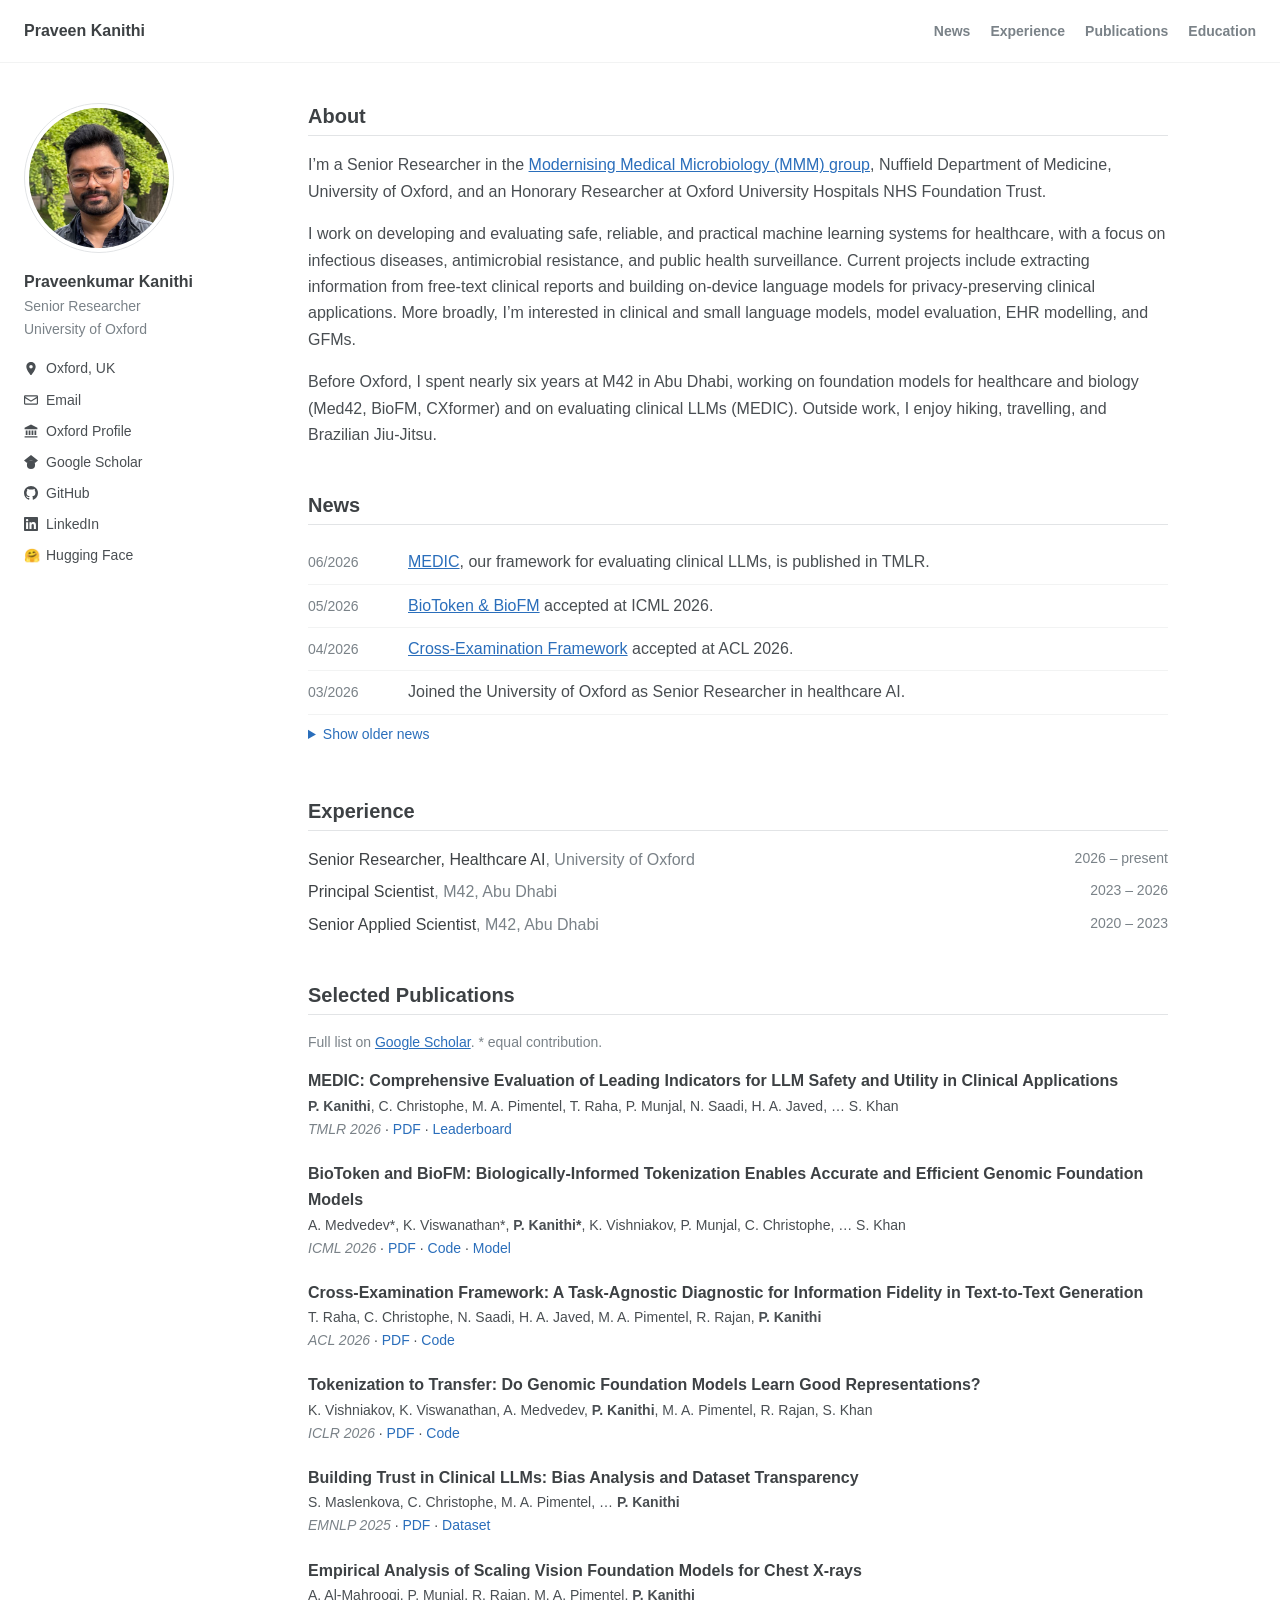
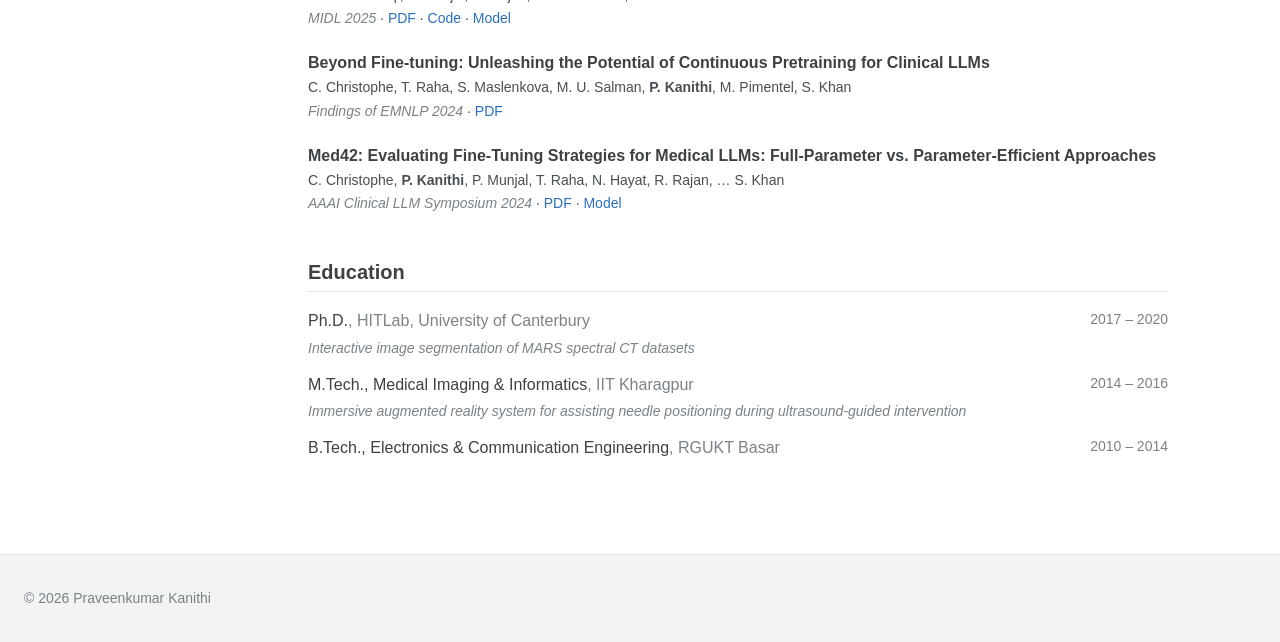
<file: index.html>
<!DOCTYPE html>
<html lang="en">

<head>
    <meta charset="UTF-8">
    <meta name="viewport" content="width=device-width, initial-scale=1.0">
    <title>Praveen Kanithi (Praveenkumar Kanithi) | Senior Researcher, University of Oxford</title>
    <meta name="description"
        content="Praveen Kanithi (Praveenkumar Kanithi) is a Senior Researcher in the Modernising Medical Microbiology group, University of Oxford, working on clinical language models, LLM evaluation, infectious diseases, antimicrobial resistance, EHR modelling and genomic foundation models.">
    <meta name="author" content="Praveenkumar Kanithi">
    <link rel="canonical" href="https://praveenkanithi.github.io/">

    <meta property="og:type" content="profile">
    <meta property="og:url" content="https://praveenkanithi.github.io/">
    <meta property="og:site_name" content="Praveen Kanithi">
    <meta property="og:title" content="Praveen Kanithi | Senior Researcher, University of Oxford">
    <meta property="og:description"
        content="Machine learning for healthcare: clinical language models, LLM evaluation, infectious diseases, AMR, EHR modelling and genomic foundation models.">
    <meta property="og:image" content="https://praveenkanithi.github.io/figures/praveen.jpeg">
    <meta property="og:image:alt" content="Photo of Praveen Kanithi">
    <meta property="profile:first_name" content="Praveenkumar">
    <meta property="profile:last_name" content="Kanithi">
    <meta name="twitter:card" content="summary">

    <!-- Structured data: tells search engines who this page is about, incl. name variants -->
    <script type="application/ld+json">
    {
        "@context": "https://schema.org",
        "@type": "Person",
        "name": "Praveen Kanithi",
        "alternateName": ["Praveenkumar Kanithi", "Praveen Kumar Kanithi", "P. K. Kanithi", "Kanithi Praveenkumar"],
        "givenName": "Praveenkumar",
        "familyName": "Kanithi",
        "url": "https://praveenkanithi.github.io/",
        "image": "https://praveenkanithi.github.io/figures/praveen.jpeg",
        "email": "mailto:praveen.kanithi@ndm.ox.ac.uk",
        "jobTitle": "Senior Researcher",
        "worksFor": [
            {"@type": "Organization", "name": "Modernising Medical Microbiology, Nuffield Department of Medicine, University of Oxford"},
            {"@type": "Organization", "name": "Oxford University Hospitals NHS Foundation Trust"}
        ],
        "alumniOf": [
            {"@type": "CollegeOrUniversity", "name": "University of Canterbury"},
            {"@type": "CollegeOrUniversity", "name": "Indian Institute of Technology Kharagpur"},
            {"@type": "CollegeOrUniversity", "name": "Rajiv Gandhi University of Knowledge Technologies, Basar"}
        ],
        "knowsAbout": ["Clinical language models", "LLM evaluation", "Small language models", "Infectious diseases",
            "Antimicrobial resistance", "EHR modelling", "Genomic foundation models", "Machine learning for healthcare"],
        "sameAs": [
            "https://www.expmedndm.ox.ac.uk/team/praveen-kanithi",
            "https://scholar.google.com/citations?user=UFf9NzMAAAAJ",
            "https://github.com/praveenkanithi",
            "https://linkedin.com/in/praveen74",
            "https://huggingface.co/pkanithi"
        ]
    }
    </script>
    <link rel="icon" type="image/svg+xml"
        href="data:image/svg+xml,<svg xmlns='http://www.w3.org/2000/svg' viewBox='0 0 100 100'><rect width='100' height='100' rx='16' fill='%231a3a5c'/><text x='50' y='68' font-family='Arial,sans-serif' font-size='48' font-weight='600' fill='white' text-anchor='middle'>PK</text></svg>">
    <link rel="stylesheet" href="styles.css">
</head>

<body>
    <header class="topbar">
        <div class="wrap">
            <a href="#" class="brand">Praveen Kanithi</a>
            <nav>
                <a href="#news">News</a>
                <a href="#experience">Experience</a>
                <a href="#publications">Publications</a>
                <a href="#education">Education</a>
            </nav>
        </div>
    </header>

    <div class="wrap layout">
        <aside class="sidebar">
            <img src="figures/praveen.jpeg" alt="Praveenkumar Kanithi" class="photo">
            <div class="who">
                <h1>Praveenkumar Kanithi</h1>
                <p>Senior Researcher<br>University of Oxford</p>
            </div>
            <ul class="links">
                <li><svg viewBox="0 0 24 24"><path d="M12 0C7.6 0 4 3.6 4 8c0 5.4 7 13.7 7.3 14.1.4.4 1 .4 1.4 0C13 21.7 20 13.4 20 8c0-4.4-3.6-8-8-8zm0 11a3 3 0 1 1 0-6 3 3 0 0 1 0 6z" /></svg>Oxford, UK</li>
                <li><a href="mailto:praveen.kanithi@ndm.ox.ac.uk"><svg viewBox="0 0 24 24"><path d="M2 4h20a2 2 0 0 1 2 2v12a2 2 0 0 1-2 2H2a2 2 0 0 1-2-2V6a2 2 0 0 1 2-2zm0 2v.5l10 6.25L22 6.5V6H2zm20 2.86-10 6.25-10-6.25V18h20V8.86z" /></svg>Email</a></li>
                <li><a href="https://www.expmedndm.ox.ac.uk/team/praveen-kanithi"><svg viewBox="0 0 24 24"><path d="M12 1 1 6.5V9h22V6.5L12 1zM3 11v8h3v-8H3zm5 0v8h3v-8H8zm5 0v8h3v-8h-3zm5 0v8h3v-8h-3zM1 21v2h22v-2H1z" /></svg>Oxford Profile</a></li>
                <li><a href="https://scholar.google.com/citations?user=UFf9NzMAAAAJ&amp;hl=en"><svg viewBox="0 0 24 24"><path d="M5.242 13.769L0 9.5 12 0l12 9.5-5.242 4.269C17.548 11.249 14.978 9.5 12 9.5c-2.977 0-5.548 1.748-6.758 4.269zM12 10a7 7 0 1 0 0 14 7 7 0 0 0 0-14z" /></svg>Google Scholar</a></li>
                <li><a href="https://github.com/praveenkanithi"><svg viewBox="0 0 24 24"><path d="M12 0c-6.626 0-12 5.373-12 12 0 5.302 3.438 9.8 8.207 11.387.599.111.793-.261.793-.577v-2.234c-3.338.726-4.033-1.416-4.033-1.416-.546-1.387-1.333-1.756-1.333-1.756-1.089-.745.083-.729.083-.729 1.205.084 1.839 1.237 1.839 1.237 1.07 1.834 2.807 1.304 3.492.997.107-.775.418-1.305.762-1.604-2.665-.305-5.467-1.334-5.467-5.931 0-1.311.469-2.381 1.236-3.221-.124-.303-.535-1.524.117-3.176 0 0 1.008-.322 3.301 1.23.957-.266 1.983-.399 3.003-.404 1.02.005 2.047.138 3.006.404 2.291-1.552 3.297-1.23 3.297-1.23.653 1.653.242 2.874.118 3.176.77.84 1.235 1.911 1.235 3.221 0 4.609-2.807 5.624-5.479 5.921.43.372.823 1.102.823 2.222v3.293c0 .319.192.694.801.576 4.765-1.589 8.199-6.086 8.199-11.386 0-6.627-5.373-12-12-12z" /></svg>GitHub</a></li>
                <li><a href="https://linkedin.com/in/praveen74"><svg viewBox="0 0 24 24"><path d="M20.447 20.452h-3.554v-5.569c0-1.328-.027-3.037-1.852-3.037-1.853 0-2.136 1.445-2.136 2.939v5.667H9.351V9h3.414v1.561h.046c.477-.9 1.637-1.85 3.37-1.85 3.601 0 4.267 2.37 4.267 5.455v6.286zM5.337 7.433c-1.144 0-2.063-.926-2.063-2.065 0-1.138.92-2.063 2.063-2.063 1.14 0 2.064.925 2.064 2.063 0 1.139-.925 2.065-2.064 2.065zm1.782 13.019H3.555V9h3.564v11.452zM22.225 0H1.771C.792 0 0 .774 0 1.729v20.542C0 23.227.792 24 1.771 24h20.451C23.2 24 24 23.227 24 22.271V1.729C24 .774 23.2 0 22.222 0h.003z" /></svg>LinkedIn</a></li>
                <li><a href="https://huggingface.co/pkanithi"><span class="emoji">🤗</span>Hugging Face</a></li>
            </ul>
        </aside>

        <main>
            <section id="about">
                <h2>About</h2>
                <p>I’m a Senior Researcher in the <a
                        href="https://www.expmedndm.ox.ac.uk/modernising-medical-microbiology">Modernising Medical
                        Microbiology (MMM) group</a>, Nuffield Department of Medicine, University of Oxford, and an
                    Honorary Researcher at Oxford University Hospitals NHS Foundation Trust.</p>
                <p>I work on developing and evaluating safe, reliable, and practical machine learning systems for
                    healthcare, with a focus on infectious diseases, antimicrobial resistance, and public health
                    surveillance. Current projects include extracting information from free-text clinical reports and
                    building on-device language models for privacy-preserving clinical applications. More broadly,
                    I’m interested in clinical and small language models, model evaluation, EHR modelling, and
                    GFMs.</p>
                <p>Before Oxford, I spent nearly six years at M42 in Abu Dhabi, working on foundation models for
                    healthcare and biology (Med42, BioFM, CXformer) and on evaluating clinical LLMs (MEDIC). Outside
                    work, I enjoy hiking, travelling, and Brazilian Jiu-Jitsu.</p>
            </section>

            <section id="news">
                <h2>News</h2>
                <ul class="news">
                    <li><time datetime="2026-06">06/2026</time><span><a href="https://openreview.net/forum?id=pDQe9Icwb6">MEDIC</a>, our
                            framework for evaluating clinical LLMs, is published in TMLR.</span></li>
                    <li><time datetime="2026-05">05/2026</time><span><a
                                href="https://www.biorxiv.org/content/10.1101/2025.03.27.645711v1">BioToken &amp;
                                BioFM</a> accepted at ICML 2026.</span></li>
                    <li><time datetime="2026-04">04/2026</time><span><a href="https://arxiv.org/abs/2601.19350">Cross-Examination
                                Framework</a> accepted at ACL 2026.</span></li>
                    <li><time datetime="2026-03">03/2026</time><span>Joined the University of Oxford as Senior Researcher in
                            healthcare AI.</span></li>
                </ul>
                <!-- Keep the latest 4 above; move older items in here -->
                <details>
                    <summary>Show older news</summary>
                    <ul class="news">
                        <li><time datetime="2026-01">01/2026</time><span><a
                                    href="https://www.biorxiv.org/content/10.1101/2024.12.18.628606v3.full">Tokenization
                                    to Transfer</a> accepted at ICLR 2026.</span></li>
                        <li><time datetime="2025-11">11/2025</time><span><a href="https://aclanthology.org/2025.emnlp-main.1174/">Building
                                    Trust in Clinical LLMs</a> accepted at EMNLP 2025.</span></li>
                        <li><time datetime="2025-03">03/2025</time><span><a
                                    href="https://www.nvidia.com/en-us/on-demand/session/gtc25-S72020/">Talk on MEDIC</a>
                                at NVIDIA GTC 2025.</span></li>
                    </ul>
                </details>
            </section>

            <section id="experience">
                <h2>Experience</h2>
                <div class="row"><span><span class="role">Senior Researcher, Healthcare AI</span>, University of Oxford</span><span>2026 –
                        present</span></div>
                <div class="row"><span><span class="role">Principal Scientist</span>, M42, Abu Dhabi</span><span>2023 – 2026</span></div>
                <div class="row"><span><span class="role">Senior Applied Scientist</span>, M42, Abu Dhabi</span><span>2020 – 2023</span>
                </div>
            </section>

            <section id="publications">
                <h2>Selected Publications</h2>
                <p class="note">Full list on <a
                        href="https://scholar.google.com/citations?user=UFf9NzMAAAAJ&amp;hl=en">Google Scholar</a>.
                    * equal contribution.</p>

                <div class="pub">
                    <p class="pub-title">MEDIC: Comprehensive Evaluation of Leading Indicators for LLM Safety and
                        Utility in Clinical Applications</p>
                    <p><b>P. Kanithi</b>, C. Christophe, M. A. Pimentel, T. Raha, P. Munjal, N. Saadi, H. A. Javed,
                        … S. Khan</p>
                    <p><em>TMLR 2026</em> ·
                        <a href="https://openreview.net/forum?id=pDQe9Icwb6">PDF</a> ·
                        <a href="https://huggingface.co/spaces/m42-health/MEDIC-Benchmark">Leaderboard</a>
                    </p>
                </div>

                <div class="pub">
                    <p class="pub-title">BioToken and BioFM: Biologically-Informed Tokenization Enables Accurate and
                        Efficient Genomic Foundation Models</p>
                    <p>A. Medvedev*, K. Viswanathan*, <b>P. Kanithi*</b>, K. Vishniakov, P. Munjal, C. Christophe,
                        … S. Khan</p>
                    <p><em>ICML 2026</em> ·
                        <a href="https://www.biorxiv.org/content/10.1101/2025.03.27.645711v1">PDF</a> ·
                        <a href="https://github.com/m42-health/biofm-eval/">Code</a> ·
                        <a href="https://huggingface.co/m42-health/BioFM-265M">Model</a>
                    </p>
                </div>

                <div class="pub">
                    <p class="pub-title">Cross-Examination Framework: A Task-Agnostic Diagnostic for Information
                        Fidelity in Text-to-Text Generation</p>
                    <p>T. Raha, C. Christophe, N. Saadi, H. A. Javed, M. A. Pimentel, R. Rajan, <b>P. Kanithi</b></p>
                    <p><em>ACL 2026</em> ·
                        <a href="https://arxiv.org/abs/2601.19350">PDF</a> ·
                        <a href="https://github.com/m42-health/cross-examination-framework/tree/cef-paper/cef-paper">Code</a>
                    </p>
                </div>

                <div class="pub">
                    <p class="pub-title">Tokenization to Transfer: Do Genomic Foundation Models Learn Good
                        Representations?</p>
                    <p>K. Vishniakov, K. Viswanathan, A. Medvedev, <b>P. Kanithi</b>, M. A. Pimentel, R. Rajan,
                        S. Khan</p>
                    <p><em>ICLR 2026</em> ·
                        <a href="https://www.biorxiv.org/content/10.1101/2024.12.18.628606v3.full">PDF</a> ·
                        <a href="https://github.com/m42-health/gfm-random-eval">Code</a>
                    </p>
                </div>

                <div class="pub">
                    <p class="pub-title">Building Trust in Clinical LLMs: Bias Analysis and Dataset Transparency</p>
                    <p>S. Maslenkova, C. Christophe, M. A. Pimentel, … <b>P. Kanithi</b></p>
                    <p><em>EMNLP 2025</em> ·
                        <a href="https://aclanthology.org/2025.emnlp-main.1174/">PDF</a> ·
                        <a href="https://huggingface.co/datasets/m42-health/HC4">Dataset</a>
                    </p>
                </div>

                <div class="pub">
                    <p class="pub-title">Empirical Analysis of Scaling Vision Foundation Models for Chest X-rays</p>
                    <p>A. Al-Mahrooqi, P. Munjal, R. Rajan, M. A. Pimentel, <b>P. Kanithi</b></p>
                    <p><em>MIDL 2025</em> ·
                        <a href="https://openreview.net/pdf?id=6fqfInxqG1">PDF</a> ·
                        <a href="https://github.com/m42-health/CXformer/">Code</a> ·
                        <a href="https://huggingface.co/m42-health/CXformer-base">Model</a>
                    </p>
                </div>

                <div class="pub">
                    <p class="pub-title">Beyond Fine-tuning: Unleashing the Potential of Continuous Pretraining for
                        Clinical LLMs</p>
                    <p>C. Christophe, T. Raha, S. Maslenkova, M. U. Salman, <b>P. Kanithi</b>, M. Pimentel, S. Khan</p>
                    <p><em>Findings of EMNLP 2024</em> ·
                        <a href="https://aclanthology.org/2024.findings-emnlp.618/">PDF</a>
                    </p>
                </div>

                <div class="pub">
                    <p class="pub-title">Med42: Evaluating Fine-Tuning Strategies for Medical LLMs: Full-Parameter vs.
                        Parameter-Efficient Approaches</p>
                    <p>C. Christophe, <b>P. Kanithi</b>, P. Munjal, T. Raha, N. Hayat, R. Rajan, … S. Khan</p>
                    <p><em>AAAI Clinical LLM Symposium 2024</em> ·
                        <a href="https://arxiv.org/abs/2404.14779">PDF</a> ·
                        <a href="https://huggingface.co/m42-health/med42-70b">Model</a>
                    </p>
                </div>
            </section>

            <section id="education">
                <h2>Education</h2>
                <div class="row"><span><span class="role">Ph.D.</span>, HITLab, University of Canterbury</span><span>2017 – 2020</span>
                </div>
                <p class="thesis">Interactive image segmentation of MARS spectral CT datasets</p>
                <div class="row"><span><span class="role">M.Tech., Medical Imaging &amp; Informatics</span>, IIT
                        Kharagpur</span><span>2014 – 2016</span></div>
                <p class="thesis">Immersive augmented reality system for assisting needle positioning during
                    ultrasound-guided intervention</p>
                <div class="row"><span><span class="role">B.Tech., Electronics &amp; Communication Engineering</span>, RGUKT
                        Basar</span><span>2010 – 2014</span></div>
            </section>
        </main>
    </div>

    <footer>
        <div class="wrap">© 2026 Praveenkumar Kanithi</div>
    </footer>
</body>

</html>
</file>
<file: styles.css>
:root {
    --text: #494e52;
    --heading: #3d4144;
    --muted: #7a8288;
    --accent: #2a6ebb;
    --rule: #f2f3f3;
    --border: #e2e4e6;

    /* Type scale: three sizes, used everywhere */
    --fs-sm: 0.875rem;  /* 14px: meta, sidebar, notes, footer */
    --fs-md: 1rem;      /* 16px: body */
    --fs-lg: 1.25rem;   /* 20px: headings */
}

* { box-sizing: border-box; }

html { scroll-behavior: smooth; }

body {
    margin: 0;
    font: var(--fs-md)/1.65 -apple-system, BlinkMacSystemFont, 'Segoe UI', Roboto, 'Helvetica Neue', Arial, sans-serif;
    color: var(--text);
    background: #fff;
}

.wrap {
    max-width: 1280px;
    margin: 0 auto;
    padding: 0 24px;
}

a { color: var(--accent); }
a:hover { text-decoration: none; }

p { margin: 0 0 1em; }

h1, h2 { color: var(--heading); font-weight: 700; font-size: var(--fs-lg); line-height: 1.3; }

/* Top bar */
.topbar {
    border-bottom: 1px solid var(--rule);
    padding: 18px 0;
}

.topbar .wrap {
    display: flex;
    align-items: center;
    justify-content: space-between;
    gap: 8px 24px;
    flex-wrap: wrap;
}

.topbar a { color: var(--muted); text-decoration: none; font-weight: 600; font-size: var(--fs-sm); }
.topbar a:hover { color: var(--heading); }
.topbar .brand { font-size: var(--fs-md); color: var(--heading); }
.topbar nav { display: flex; gap: 20px; flex-wrap: wrap; }

/* Two-column layout */
.layout {
    display: grid;
    grid-template-columns: 220px minmax(0, 860px);
    gap: 64px;
    padding-top: 40px;
}

.sidebar {
    position: sticky;
    top: 24px;
    align-self: start;
    font-size: var(--fs-sm);
}

.photo {
    width: 150px;
    height: 150px;
    border-radius: 50%;
    object-fit: cover;
    object-position: top;
    border: 1px solid var(--border);
    padding: 4px;
}

.who h1 { font-size: var(--fs-md); margin: 12px 0 2px; }
.who p { margin: 0 0 16px; color: var(--muted); }

.links { list-style: none; margin: 0; padding: 0; }
.links li { display: flex; align-items: center; margin-bottom: 8px; }
.links a { color: var(--text); text-decoration: none; display: flex; align-items: center; }
.links a:hover { color: var(--accent); }
.links svg { width: 14px; height: 14px; margin-right: 8px; fill: currentColor; flex-shrink: 0; }
.links .emoji { width: 14px; margin-right: 8px; font-size: 13px; line-height: 1; }

/* Sections */
section { margin-bottom: 44px; scroll-margin-top: 16px; }

h2 {
    margin: 0 0 16px;
    padding-bottom: 6px;
    border-bottom: 1px solid var(--border);
}

.note { color: var(--muted); font-size: var(--fs-sm); }

/* News: dated timeline; latest few visible, older ones in a native <details> */
.news {
    list-style: none;
    margin: 0;
    padding: 0;
}

.news li {
    display: grid;
    grid-template-columns: 84px 1fr;
    gap: 16px;
    padding: 8px 0;
    border-bottom: 1px solid var(--rule);
}

.news li:last-child { border-bottom: none; }
.news time { color: var(--muted); font-size: var(--fs-sm); padding-top: 2px; font-variant-numeric: tabular-nums; }

details summary {
    cursor: pointer;
    color: var(--accent);
    font-size: var(--fs-sm);
    padding: 8px 0;
    border-top: 1px solid var(--rule);
}

details[open] summary { border-bottom: 1px solid var(--rule); }

/* Publications */
.pub { margin-bottom: 20px; }
.pub p { margin: 0; font-size: var(--fs-sm); }
.pub .pub-title { font-weight: 600; font-size: var(--fs-md); color: var(--heading); }
.pub em { color: var(--muted); }
.pub p:last-child a { text-decoration: none; }
.pub p:last-child a:hover { text-decoration: underline; }

/* Experience / education */
.row { display: flex; justify-content: space-between; gap: 16px; margin-bottom: 6px; }
.row > span:last-child { color: var(--muted); font-size: var(--fs-sm); white-space: nowrap; }
.row > span:first-child { color: var(--muted); }
.role { color: var(--heading); font-weight: 500; }
.thesis { color: var(--muted); font-style: italic; font-size: var(--fs-sm); margin: -4px 0 12px; }

footer {
    margin-top: 48px;
    padding: 32px 0;
    background: var(--rule);
    border-top: 1px solid var(--border);
    color: var(--muted);
    font-size: var(--fs-sm);
}

/* Tablet: narrower sidebar */
@media (max-width: 1000px) {
    .layout { grid-template-columns: 180px minmax(0, 1fr); gap: 40px; }
}

/* Phone: sidebar becomes a compact header row */
@media (max-width: 700px) {
    .wrap { padding: 0 16px; }
    .topbar nav { gap: 14px; }
    .layout { display: block; padding-top: 24px; }

    .sidebar {
        position: static;
        display: grid;
        grid-template-columns: 64px 1fr;
        gap: 0 14px;
        align-items: center;
        margin-bottom: 28px;
        padding-bottom: 20px;
        border-bottom: 1px solid var(--rule);
    }

    .photo { width: 64px; height: 64px; padding: 2px; }
    .who h1, .who p { margin: 0; }
    .links { grid-column: 1 / -1; display: flex; flex-wrap: wrap; gap: 4px 16px; margin-top: 14px; }
    .links li { margin: 0; }

    .news li { grid-template-columns: 1fr; gap: 0; }
    .row { flex-direction: column; gap: 0; }
}
</file>
